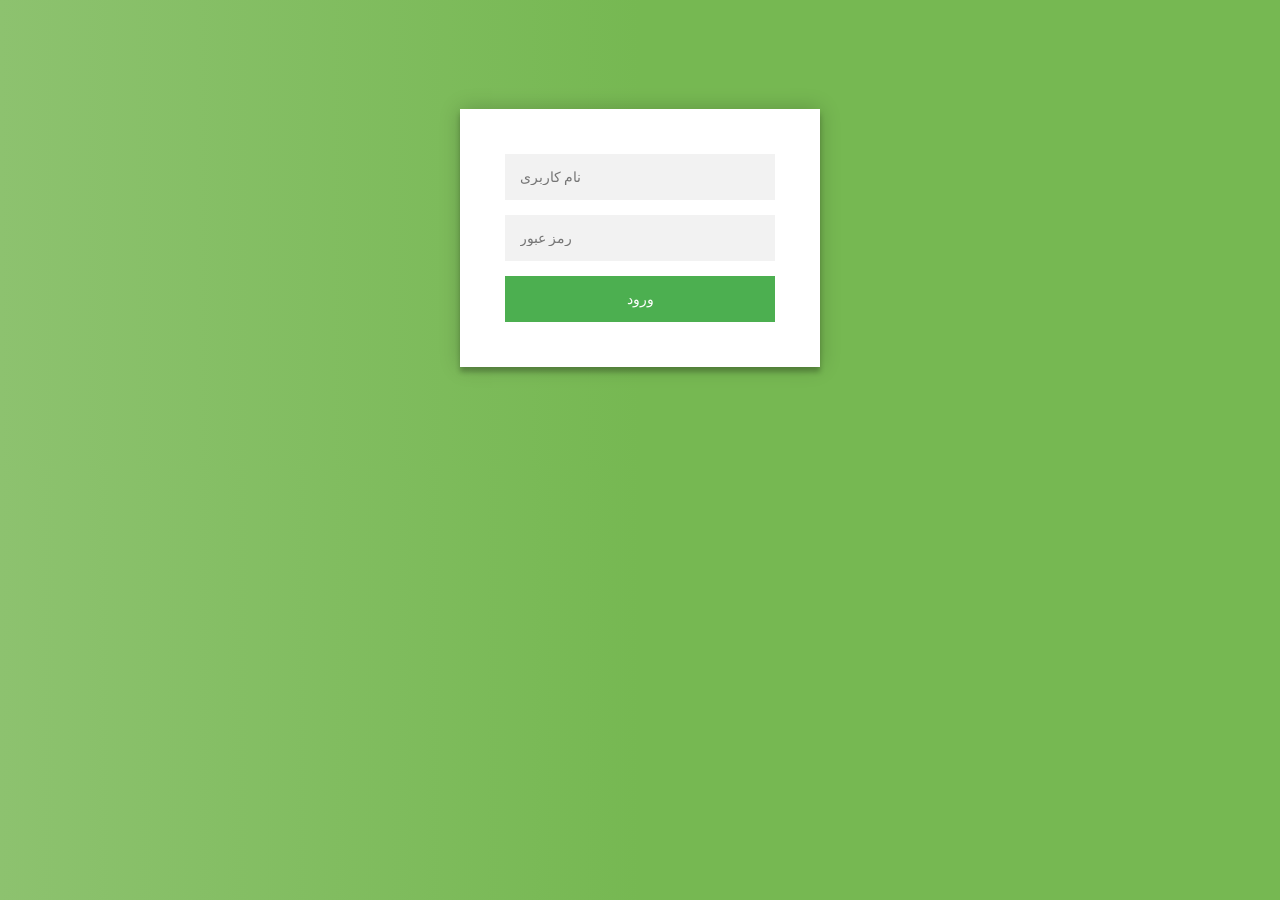
<file: pages/login.html>
<!DOCTYPE html>
<html lang="en">

<head>
    <meta charset="UTF-8">
    <meta name="viewport" content="width=device-width, initial-scale=1.0">
    <link rel="stylesheet" href="login.css">
    <title>ورود</title>
</head>

<body>
    <div class="login-page">
        <div class="form">
            <form class="login-form">
                <input type="text" placeholder="نام کاربری" />
                <input type="password" placeholder="رمز عبور" />
                <button>ورود</button>
            </form>
        </div>
    </div>


    <script>
        $('.message a').click(function () {
            $('form').animate({ height: "toggle", opacity: "toggle" }, "slow");
        });
    </script>
</body>

</html>
</file>
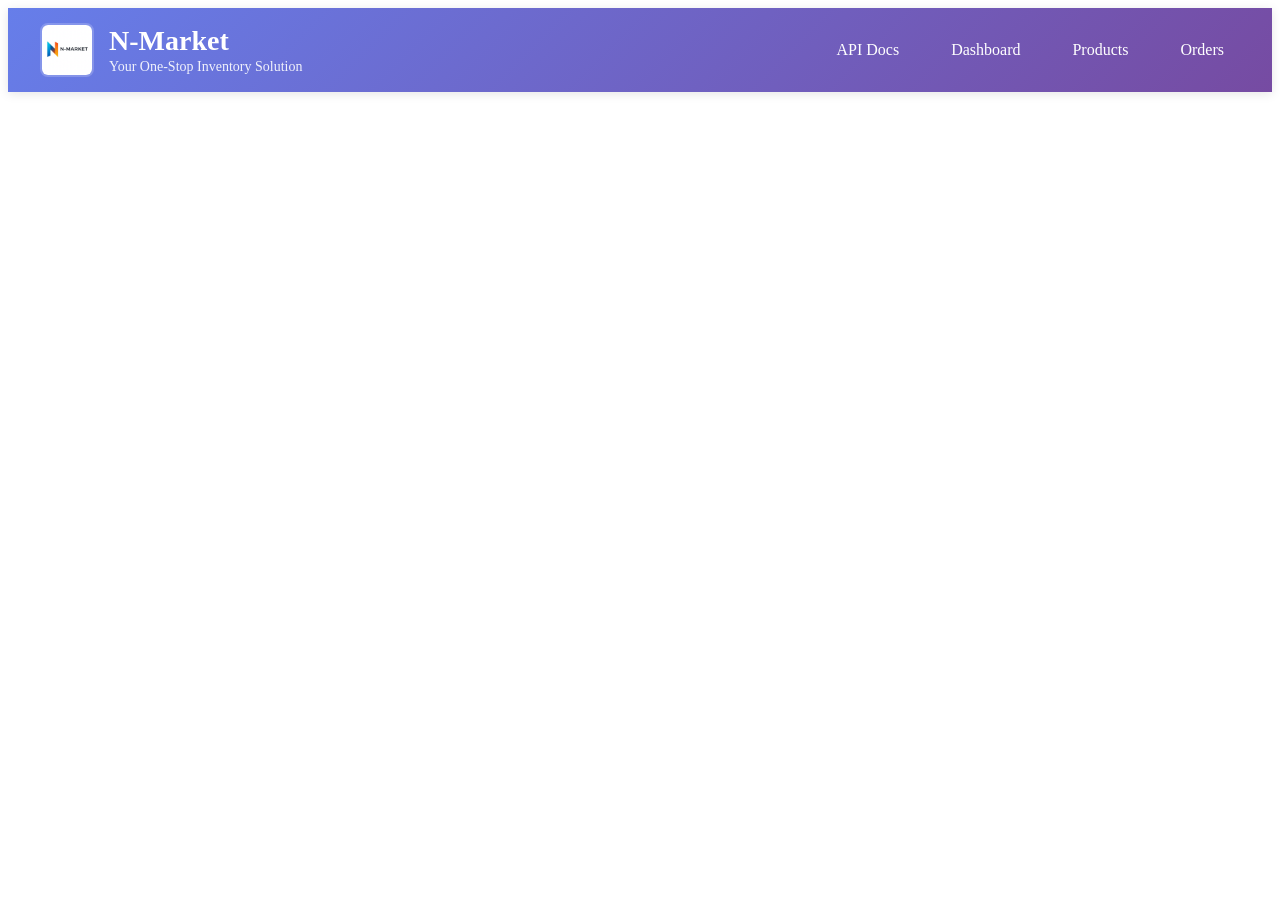
<file: static/header-component.html>
<!-- N-Market Website Header Component -->
<!DOCTYPE html>
<html>
  <head>
    <meta charset="utf-8" />
    <style>
      .website-header {
        background: linear-gradient(135deg, #667eea 0%, #764ba2 100%);
        color: white;
        padding: 15px 30px;
        box-shadow: 0 2px 10px rgba(0, 0, 0, 0.1);
      }

      .header-content {
        max-width: 1200px;
        margin: 0 auto;
        display: flex;
        align-items: center;
        justify-content: space-between;
      }

      .logo-section {
        display: flex;
        align-items: center;
        gap: 15px;
      }

      .logo-section img {
        width: 50px;
        height: 50px;
        border-radius: 8px;
        border: 2px solid rgba(255, 255, 255, 0.2);
      }

      .brand-text h1 {
        margin: 0;
        font-size: 28px;
        font-weight: bold;
      }

      .brand-text p {
        margin: 2px 0 0 0;
        font-size: 14px;
        opacity: 0.9;
      }

      .header-nav {
        display: flex;
        gap: 20px;
        align-items: center;
      }

      .nav-link {
        color: white;
        text-decoration: none;
        padding: 8px 16px;
        border-radius: 6px;
        transition: background-color 0.3s;
      }

      .nav-link:hover {
        background-color: rgba(255, 255, 255, 0.2);
      }

      /* Compact version for mobile */
      @media (max-width: 768px) {
        .header-content {
          flex-direction: column;
          gap: 15px;
          text-align: center;
        }

        .logo-section img {
          width: 40px;
          height: 40px;
        }

        .brand-text h1 {
          font-size: 24px;
        }
      }
    </style>
  </head>
  <body>
    <header class="website-header">
      <div class="header-content">
        <div class="logo-section">
          <img
            src="/static/images/logos/n-market-logo.png"
            alt="N-Market Logo"
          />
          <div class="brand-text">
            <h1>N-Market</h1>
            <p>Your One-Stop Inventory Solution</p>
          </div>
        </div>

        <nav class="header-nav">
          <a href="/docs" class="nav-link">API Docs</a>
          <a href="/dashboard" class="nav-link">Dashboard</a>
          <a href="/products" class="nav-link">Products</a>
          <a href="/orders" class="nav-link">Orders</a>
        </nav>
      </div>
    </header>
  </body>
</html>
</file>
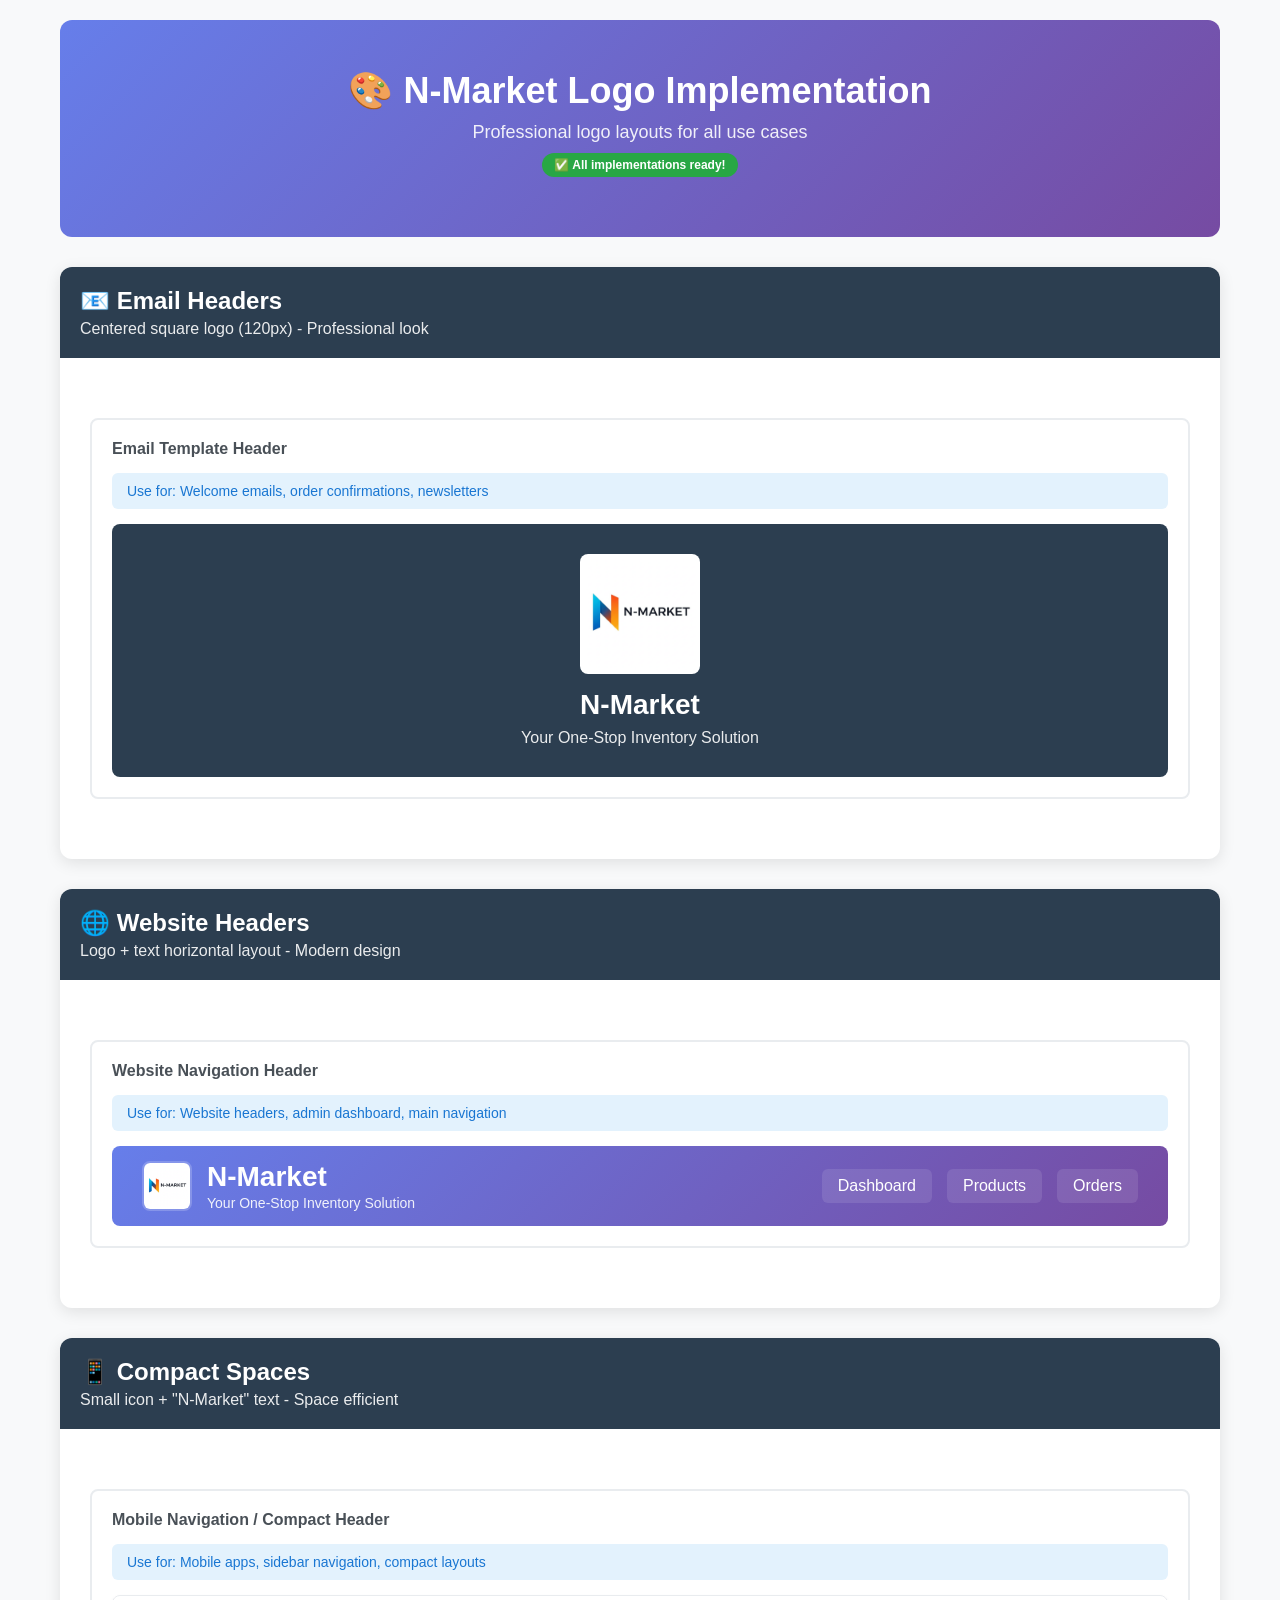
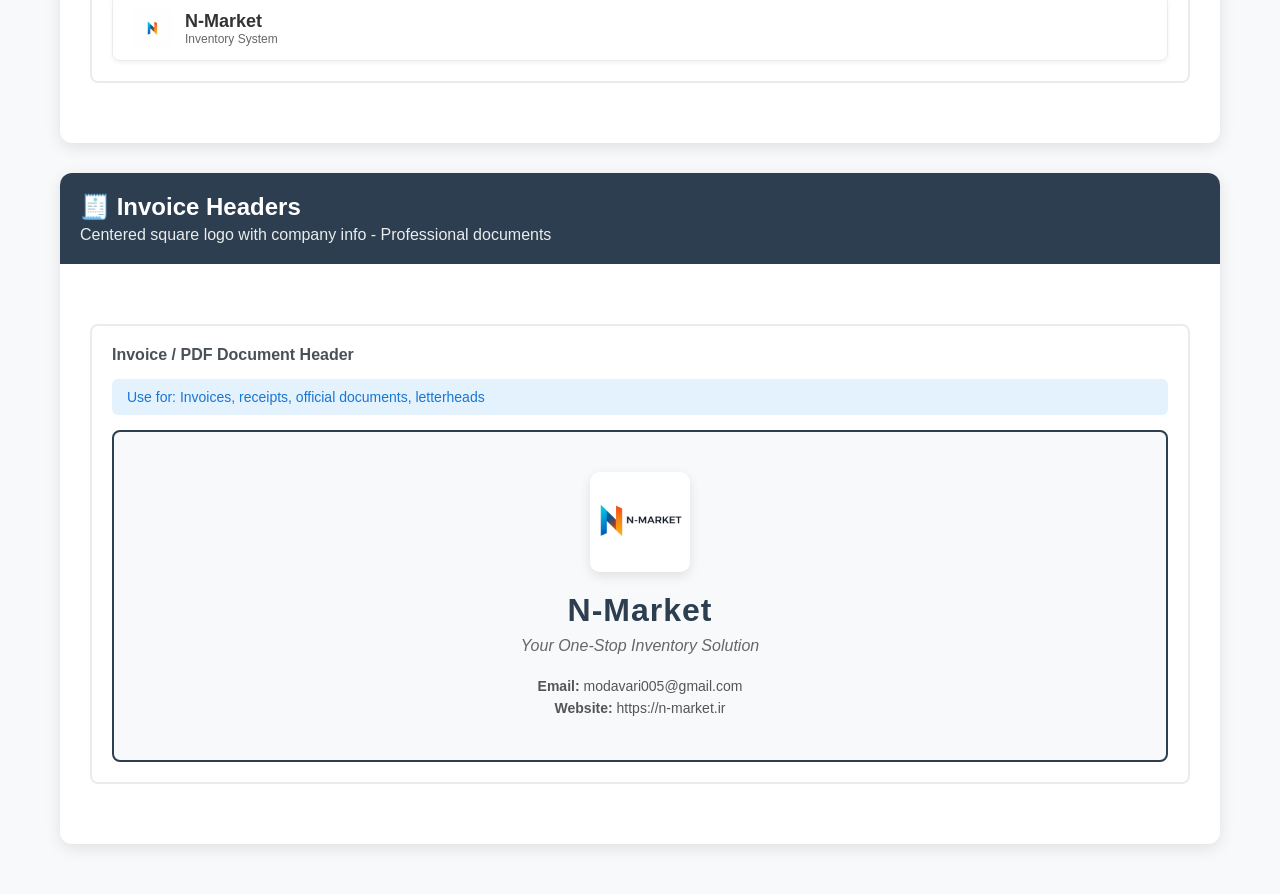
<file: static/logo-implementation-showcase.html>
<!DOCTYPE html>
<html lang="en">
  <head>
    <meta charset="UTF-8" />
    <meta name="viewport" content="width=device-width, initial-scale=1.0" />
    <title>N-Market Logo Implementation Showcase</title>
    <style>
      * {
        margin: 0;
        padding: 0;
        box-sizing: border-box;
      }
      body {
        font-family: -apple-system, BlinkMacSystemFont, "Segoe UI", sans-serif;
        background: #f8f9fa;
      }

      .container {
        max-width: 1200px;
        margin: 0 auto;
        padding: 20px;
      }
      .section {
        background: white;
        margin: 30px 0;
        border-radius: 12px;
        overflow: hidden;
        box-shadow: 0 4px 16px rgba(0, 0, 0, 0.1);
      }
      .section-header {
        background: #2c3e50;
        color: white;
        padding: 20px;
      }
      .section-title {
        font-size: 24px;
        font-weight: 600;
        margin-bottom: 5px;
      }
      .section-desc {
        opacity: 0.9;
        font-size: 16px;
      }
      .section-content {
        padding: 30px;
      }

      .demo-item {
        margin: 30px 0;
        padding: 20px;
        border: 2px solid #e9ecef;
        border-radius: 8px;
      }
      .demo-title {
        font-weight: 600;
        margin-bottom: 15px;
        color: #495057;
      }
      .demo-use-case {
        background: #e3f2fd;
        padding: 10px 15px;
        border-radius: 6px;
        margin-bottom: 15px;
        font-size: 14px;
        color: #1976d2;
      }

      /* Email Header Demo */
      .email-header-demo {
        background-color: #2c3e50;
        color: white;
        padding: 30px 20px;
        text-align: center;
        border-radius: 8px;
      }
      .email-header-demo img {
        width: 120px;
        height: 120px;
        margin: 0 auto 15px auto;
        border-radius: 8px;
        display: block;
      }
      .email-header-demo h1 {
        font-size: 28px;
        font-weight: bold;
        margin: 0 0 8px 0;
      }
      .email-header-demo p {
        margin: 0;
        opacity: 0.9;
        font-size: 16px;
      }

      /* Website Header Demo */
      .website-header-demo {
        background: linear-gradient(135deg, #667eea 0%, #764ba2 100%);
        color: white;
        padding: 15px 30px;
        border-radius: 8px;
        display: flex;
        align-items: center;
        justify-content: space-between;
      }
      .logo-section {
        display: flex;
        align-items: center;
        gap: 15px;
      }
      .logo-section img {
        width: 50px;
        height: 50px;
        border-radius: 8px;
        border: 2px solid rgba(255, 255, 255, 0.2);
      }
      .brand-text h2 {
        margin: 0;
        font-size: 28px;
        font-weight: bold;
      }
      .brand-text p {
        margin: 2px 0 0 0;
        font-size: 14px;
        opacity: 0.9;
      }
      .nav-demo {
        display: flex;
        gap: 15px;
      }
      .nav-demo a {
        color: white;
        text-decoration: none;
        padding: 8px 16px;
        border-radius: 6px;
        background: rgba(255, 255, 255, 0.1);
      }

      /* Compact Nav Demo */
      .compact-nav-demo {
        display: flex;
        align-items: center;
        gap: 12px;
        padding: 12px 20px;
        background: white;
        border: 1px solid #e9ecef;
        border-radius: 8px;
        box-shadow: 0 2px 4px rgba(0, 0, 0, 0.05);
      }
      .compact-nav-demo img {
        width: 40px;
        height: 40px;
        border-radius: 6px;
      }
      .compact-text {
        font-weight: bold;
        color: #333;
        font-size: 18px;
      }
      .compact-desc {
        font-size: 12px;
        color: #666;
      }

      /* Invoice Header Demo */
      .invoice-header-demo {
        text-align: center;
        padding: 40px 30px;
        border: 2px solid #2c3e50;
        border-radius: 8px;
        background: #f8f9fa;
      }
      .invoice-header-demo img {
        width: 100px;
        height: 100px;
        margin: 0 auto 20px auto;
        border-radius: 10px;
        box-shadow: 0 4px 12px rgba(0, 0, 0, 0.1);
        display: block;
      }
      .invoice-header-demo h1 {
        font-size: 32px;
        font-weight: bold;
        color: #2c3e50;
        margin: 0 0 8px 0;
        letter-spacing: 1px;
      }
      .invoice-header-demo .tagline {
        font-size: 16px;
        color: #666;
        margin: 0 0 20px 0;
        font-style: italic;
      }
      .invoice-header-demo .company-info {
        color: #555;
        font-size: 14px;
        line-height: 1.6;
      }

      .success-badge {
        background: #28a745;
        color: white;
        padding: 5px 12px;
        border-radius: 20px;
        font-size: 12px;
        font-weight: 600;
        display: inline-block;
        margin: 10px 0;
      }
    </style>
  </head>
  <body>
    <div class="container">
      <!-- Header -->
      <div
        style="
          text-align: center;
          background: linear-gradient(135deg, #667eea 0%, #764ba2 100%);
          color: white;
          padding: 50px;
          border-radius: 12px;
          margin-bottom: 30px;
        "
      >
        <h1 style="font-size: 36px; margin-bottom: 10px">
          🎨 N-Market Logo Implementation
        </h1>
        <p style="font-size: 18px; opacity: 0.9">
          Professional logo layouts for all use cases
        </p>
        <div class="success-badge">✅ All implementations ready!</div>
      </div>

      <!-- Email Headers -->
      <div class="section">
        <div class="section-header">
          <div class="section-title">📧 Email Headers</div>
          <div class="section-desc">
            Centered square logo (120px) - Professional look
          </div>
        </div>
        <div class="section-content">
          <div class="demo-item">
            <div class="demo-title">Email Template Header</div>
            <div class="demo-use-case">
              Use for: Welcome emails, order confirmations, newsletters
            </div>
            <div class="email-header-demo">
              <img
                src="/static/images/logos/n-market-logo.png"
                alt="N-Market Logo"
              />
              <h1>N-Market</h1>
              <p>Your One-Stop Inventory Solution</p>
            </div>
          </div>
        </div>
      </div>

      <!-- Website Headers -->
      <div class="section">
        <div class="section-header">
          <div class="section-title">🌐 Website Headers</div>
          <div class="section-desc">
            Logo + text horizontal layout - Modern design
          </div>
        </div>
        <div class="section-content">
          <div class="demo-item">
            <div class="demo-title">Website Navigation Header</div>
            <div class="demo-use-case">
              Use for: Website headers, admin dashboard, main navigation
            </div>
            <div class="website-header-demo">
              <div class="logo-section">
                <img
                  src="/static/images/logos/n-market-logo.png"
                  alt="N-Market"
                />
                <div class="brand-text">
                  <h2>N-Market</h2>
                  <p>Your One-Stop Inventory Solution</p>
                </div>
              </div>
              <div class="nav-demo">
                <a href="#">Dashboard</a>
                <a href="#">Products</a>
                <a href="#">Orders</a>
              </div>
            </div>
          </div>
        </div>
      </div>

      <!-- Compact Spaces -->
      <div class="section">
        <div class="section-header">
          <div class="section-title">📱 Compact Spaces</div>
          <div class="section-desc">
            Small icon + "N-Market" text - Space efficient
          </div>
        </div>
        <div class="section-content">
          <div class="demo-item">
            <div class="demo-title">Mobile Navigation / Compact Header</div>
            <div class="demo-use-case">
              Use for: Mobile apps, sidebar navigation, compact layouts
            </div>
            <div class="compact-nav-demo">
              <img src="/static/images/logos/small.png" alt="N-Market" />
              <div>
                <div class="compact-text">N-Market</div>
                <div class="compact-desc">Inventory System</div>
              </div>
            </div>
          </div>
        </div>
      </div>

      <!-- Invoice Headers -->
      <div class="section">
        <div class="section-header">
          <div class="section-title">🧾 Invoice Headers</div>
          <div class="section-desc">
            Centered square logo with company info - Professional documents
          </div>
        </div>
        <div class="section-content">
          <div class="demo-item">
            <div class="demo-title">Invoice / PDF Document Header</div>
            <div class="demo-use-case">
              Use for: Invoices, receipts, official documents, letterheads
            </div>
            <div class="invoice-header-demo">
              <img
                src="/static/images/logos/n-market-logo.png"
                alt="N-Market Logo"
              />
              <h1>N-Market</h1>
              <p class="tagline">Your One-Stop Inventory Solution</p>
              <div class="company-info">
                <div><strong>Email:</strong> modavari005@gmail.com</div>
                <div><strong>Website:</strong> https://n-market.ir</div>
              </div>
            </div>
          </div>
        </div>
      </div>
  </body>
</html>
</file>
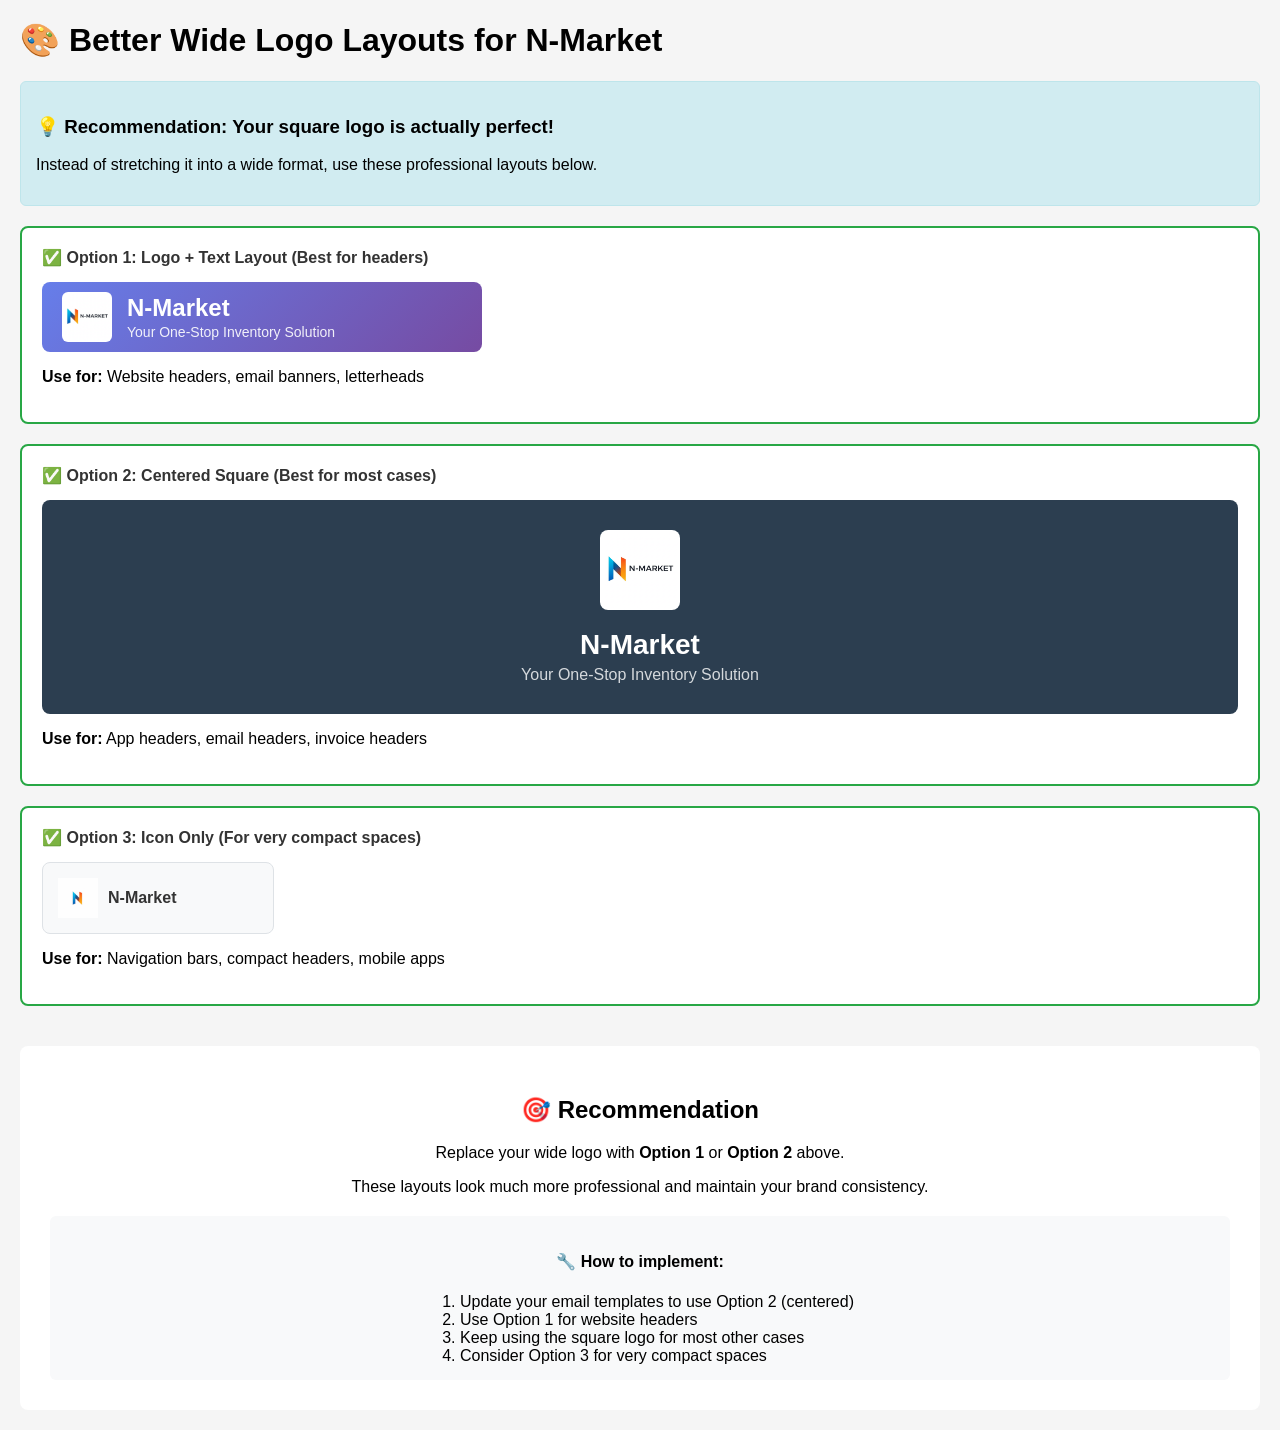
<file: static/logo-solutions.html>
<!DOCTYPE html>
<html>
  <head>
    <title>Better Wide Logo Layouts</title>
    <style>
      body {
        font-family: Arial, sans-serif;
        margin: 20px;
        background: #f5f5f5;
      }
      .layout-example {
        background: white;
        margin: 20px 0;
        padding: 20px;
        border-radius: 8px;
        border: 2px solid #28a745;
      }
      .layout-title {
        font-weight: bold;
        margin-bottom: 15px;
        color: #333;
      }

      /* Option 1: Logo + Text Horizontal */
      .logo-text-layout {
        display: flex;
        align-items: center;
        gap: 15px;
        padding: 10px 20px;
        background: linear-gradient(135deg, #667eea 0%, #764ba2 100%);
        color: white;
        border-radius: 8px;
        max-width: 400px;
      }
      .logo-text-layout img {
        width: 50px;
        height: 50px;
        border-radius: 6px;
      }
      .text-content h2 {
        margin: 0;
        font-size: 24px;
      }
      .text-content p {
        margin: 2px 0 0 0;
        font-size: 14px;
        opacity: 0.9;
      }

      /* Option 2: Centered Square for Headers */
      .header-layout {
        text-align: center;
        padding: 30px;
        background: #2c3e50;
        color: white;
        border-radius: 8px;
      }
      .header-layout img {
        width: 80px;
        height: 80px;
        margin-bottom: 15px;
        border-radius: 8px;
      }
      .header-layout h1 {
        margin: 0;
        font-size: 28px;
      }
      .header-layout p {
        margin: 5px 0 0 0;
        opacity: 0.8;
      }

      /* Option 3: Icon Only */
      .icon-only-layout {
        display: flex;
        align-items: center;
        gap: 10px;
        padding: 15px;
        background: #f8f9fa;
        border-radius: 8px;
        border: 1px solid #dee2e6;
        max-width: 200px;
      }
      .icon-only-layout img {
        width: 40px;
        height: 40px;
      }

      .recommendation {
        background: #d1ecf1;
        border: 1px solid #bee5eb;
        padding: 15px;
        border-radius: 6px;
        margin: 20px 0;
      }
    </style>
  </head>
  <body>
    <h1>🎨 Better Wide Logo Layouts for N-Market</h1>

    <div class="recommendation">
      <h3>💡 Recommendation: Your square logo is actually perfect!</h3>
      <p>
        Instead of stretching it into a wide format, use these professional
        layouts below.
      </p>
    </div>

    <div class="layout-example">
      <div class="layout-title">
        ✅ Option 1: Logo + Text Layout (Best for headers)
      </div>
      <div class="logo-text-layout">
        <img src="/static/images/logos/n-market-logo.png" alt="N-Market" />
        <div class="text-content">
          <h2>N-Market</h2>
          <p>Your One-Stop Inventory Solution</p>
        </div>
      </div>
      <p>
        <strong>Use for:</strong> Website headers, email banners, letterheads
      </p>
    </div>

    <div class="layout-example">
      <div class="layout-title">
        ✅ Option 2: Centered Square (Best for most cases)
      </div>
      <div class="header-layout">
        <img src="/static/images/logos/n-market-logo.png" alt="N-Market" />
        <h1>N-Market</h1>
        <p>Your One-Stop Inventory Solution</p>
      </div>
      <p>
        <strong>Use for:</strong> App headers, email headers, invoice headers
      </p>
    </div>

    <div class="layout-example">
      <div class="layout-title">
        ✅ Option 3: Icon Only (For very compact spaces)
      </div>
      <div class="icon-only-layout">
        <img src="/static/images/logos/small.png" alt="N-Market" />
        <span style="font-weight: bold; color: #333">N-Market</span>
      </div>
      <p>
        <strong>Use for:</strong> Navigation bars, compact headers, mobile apps
      </p>
    </div>

    <div
      style="
        margin-top: 40px;
        text-align: center;
        background: white;
        padding: 30px;
        border-radius: 8px;
      "
    >
      <h2>🎯 Recommendation</h2>
      <p>
        Replace your wide logo with <strong>Option 1</strong> or
        <strong>Option 2</strong> above.
      </p>
      <p>
        These layouts look much more professional and maintain your brand
        consistency.
      </p>

      <div
        style="
          margin-top: 20px;
          padding: 15px;
          background: #f8f9fa;
          border-radius: 6px;
        "
      >
        <h4>🔧 How to implement:</h4>
        <ol style="text-align: left; max-width: 400px; margin: 0 auto">
          <li>Update your email templates to use Option 2 (centered)</li>
          <li>Use Option 1 for website headers</li>
          <li>Keep using the square logo for most other cases</li>
          <li>Consider Option 3 for very compact spaces</li>
        </ol>
      </div>
    </div>
  </body>
</html>
</file>
<file: pages/login.css>
@import url(https://fonts.googleapis.com/css?family=Roboto:300);

.login-page {
  width: 360px;
  padding: 8% 0 0;
  margin: auto;
}
.form {
  position: relative;
  z-index: 1;
  background: #FFFFFF;
  max-width: 360px;
  margin: 0 auto 100px;
  padding: 45px;
  text-align: center;
  box-shadow: 0 0 20px 0 rgba(0, 0, 0, 0.2), 0 5px 5px 0 rgba(0, 0, 0, 0.24);
}
.form input {
  font-family: "Roboto", sans-serif;
  outline: 0;
  background: #f2f2f2;
  width: 100%;
  border: 0;
  margin: 0 0 15px;
  padding: 15px;
  box-sizing: border-box;
  font-size: 14px;
}
.form button {
  font-family: "Roboto", sans-serif;
  text-transform: uppercase;
  outline: 0;
  background: #4CAF50;
  width: 100%;
  border: 0;
  padding: 15px;
  color: #FFFFFF;
  font-size: 14px;
  -webkit-transition: all 0.3 ease;
  transition: all 0.3 ease;
  cursor: pointer;
}
.form button:hover,.form button:active,.form button:focus {
  background: #43A047;
}
.form .message {
  margin: 15px 0 0;
  color: #b3b3b3;
  font-size: 12px;
}
.form .message a {
  color: #4CAF50;
  text-decoration: none;
}
.form .register-form {
  display: none;
}
.container {
  position: relative;
  z-index: 1;
  max-width: 300px;
  margin: 0 auto;
}
.container:before, .container:after {
  content: "";
  display: block;
  clear: both;
}
.container .info {
  margin: 50px auto;
  text-align: center;
}
.container .info h1 {
  margin: 0 0 15px;
  padding: 0;
  font-size: 36px;
  font-weight: 300;
  color: #1a1a1a;
}
.container .info span {
  color: #4d4d4d;
  font-size: 12px;
}
.container .info span a {
  color: #000000;
  text-decoration: none;
}
.container .info span .fa {
  color: #EF3B3A;
}
body {
  background: #76b852; /* fallback for old browsers */
  background: rgb(141,194,111);
  background: linear-gradient(90deg, rgba(141,194,111,1) 0%, rgba(118,184,82,1) 50%);
  font-family: "Roboto", sans-serif;
  -webkit-font-smoothing: antialiased;
  -moz-osx-font-smoothing: grayscale;      
}
</file>
